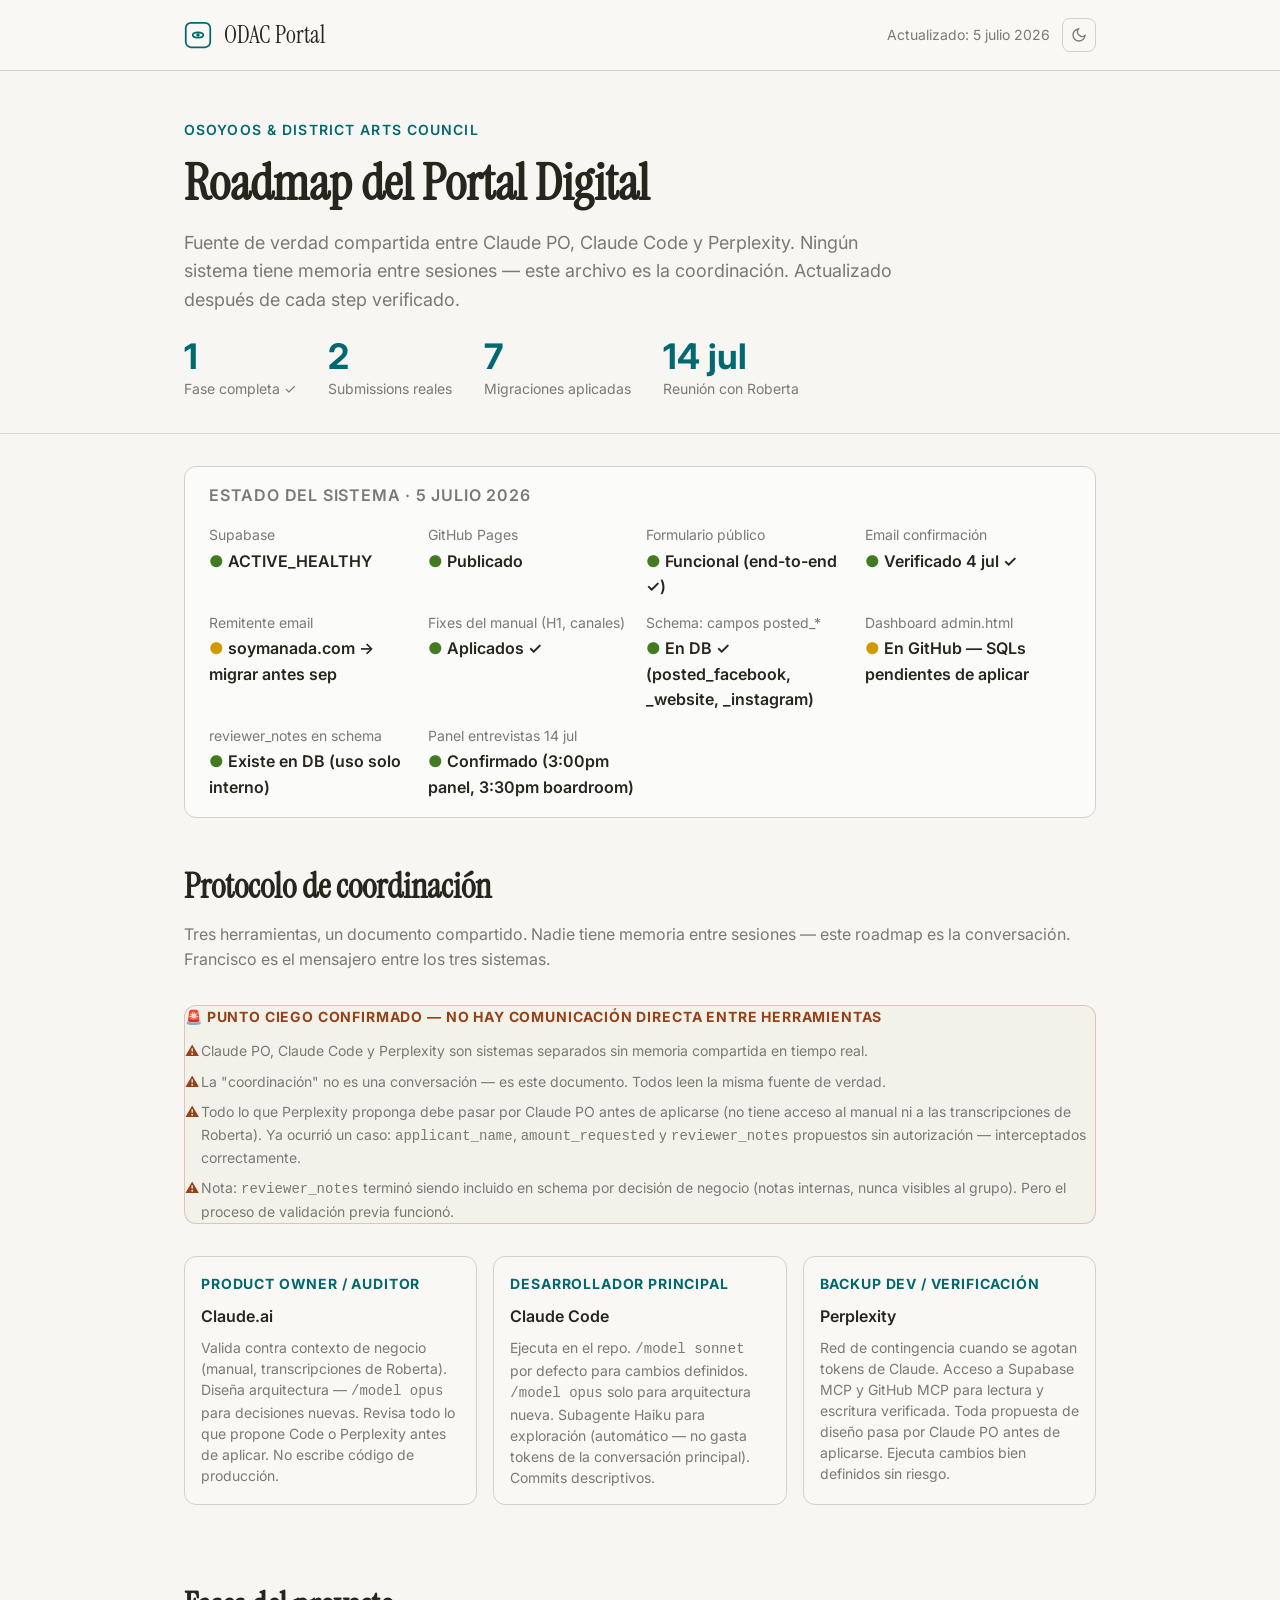
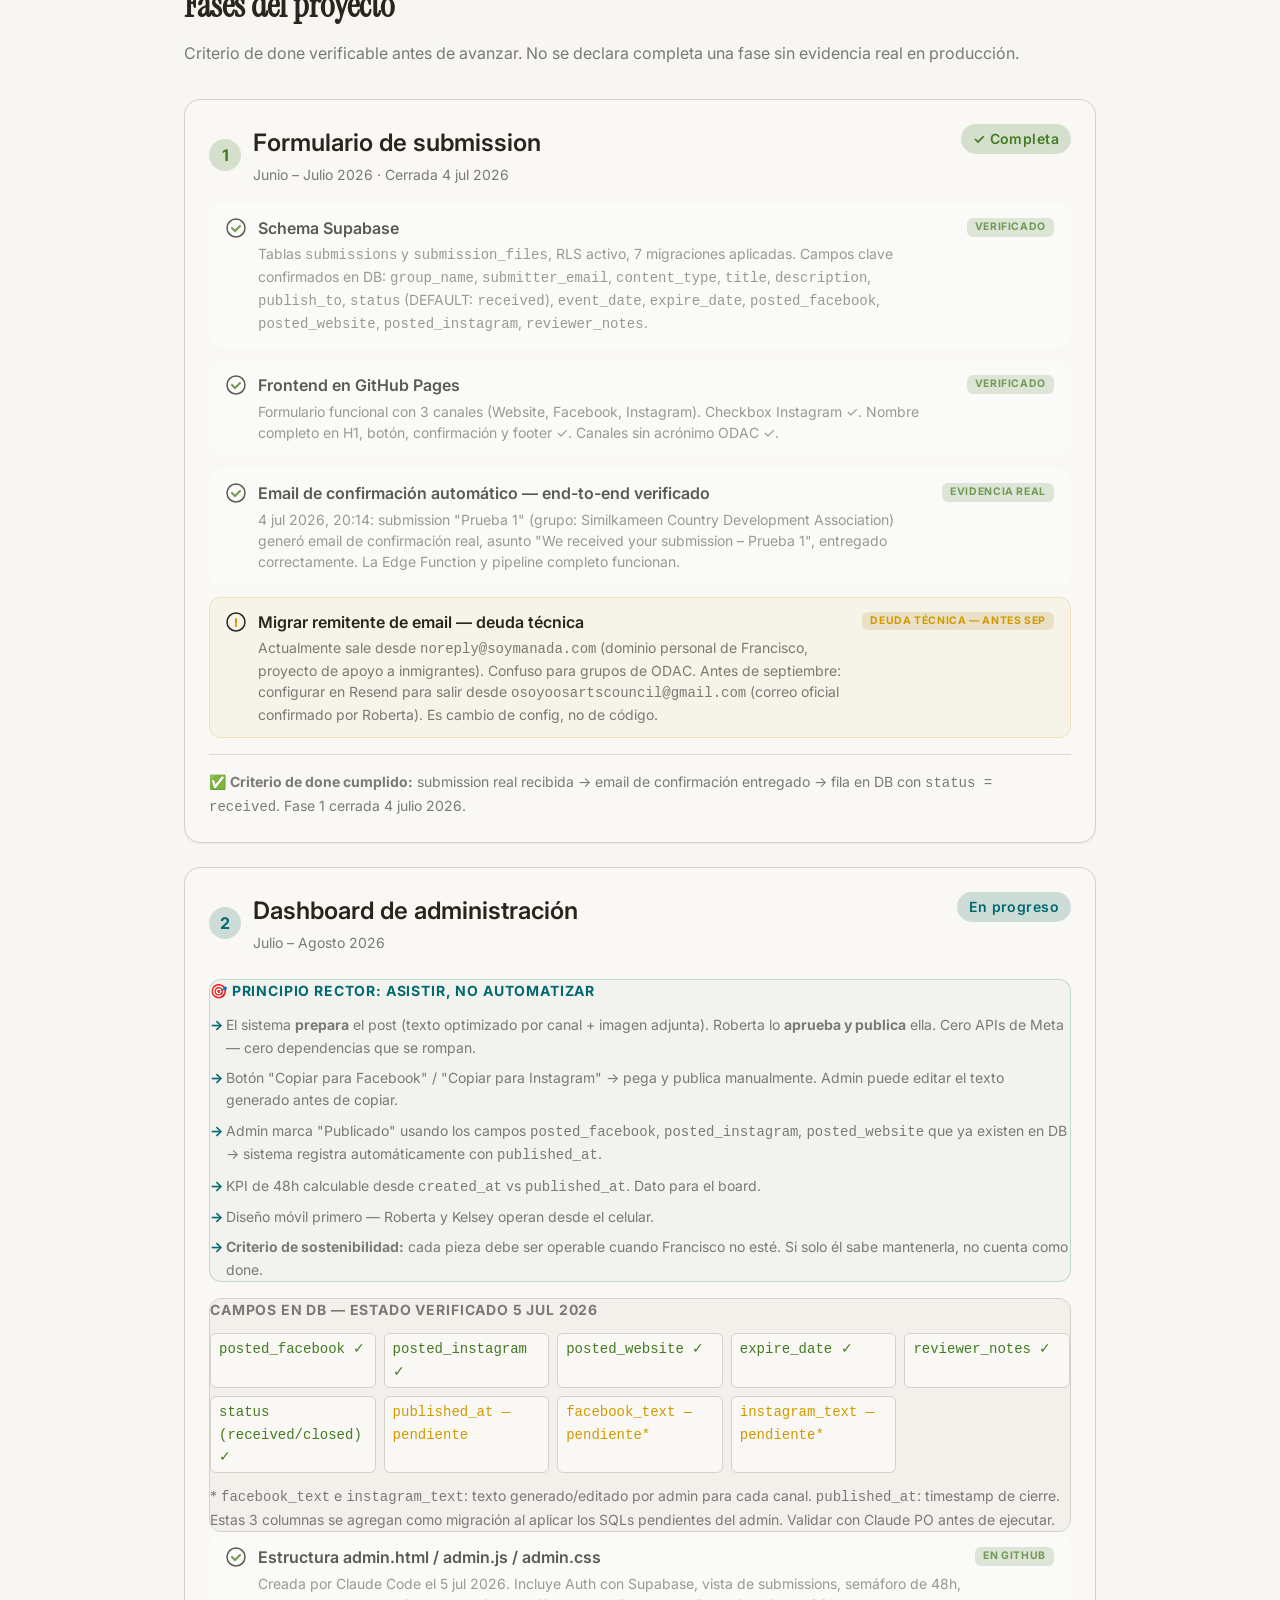
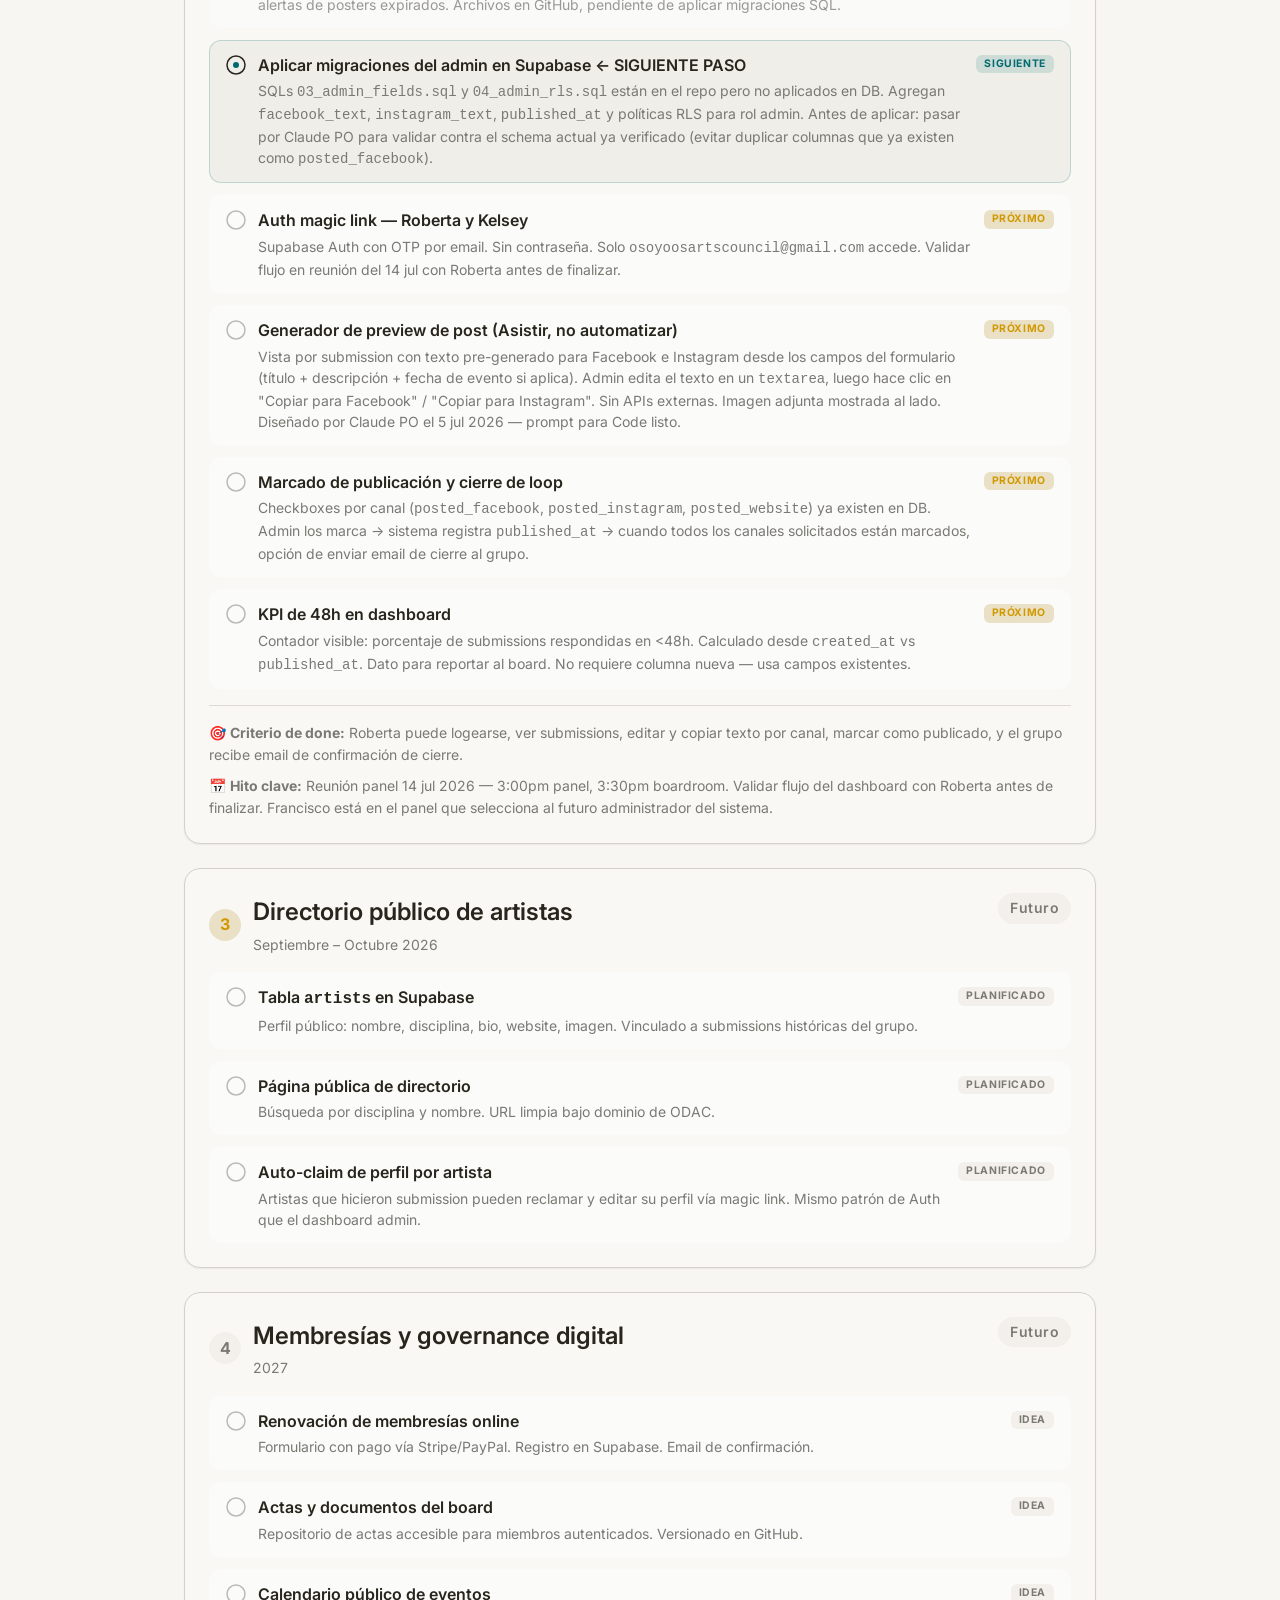
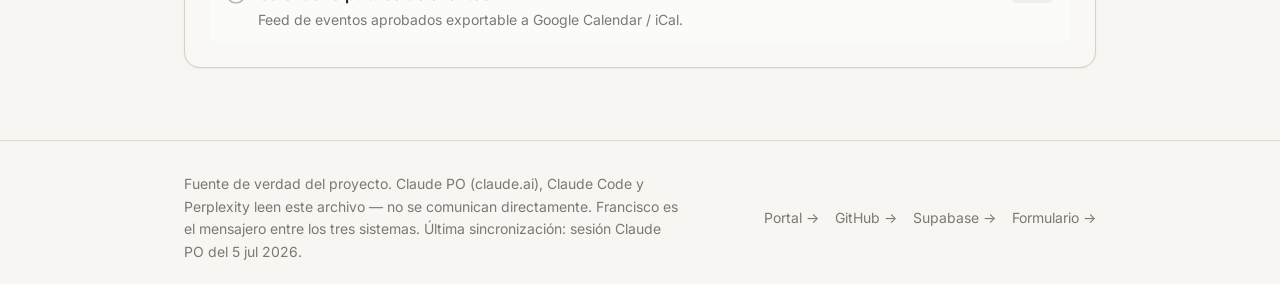
<file: docs/roadmap.html>
<!DOCTYPE html>
<html lang="es" data-theme="light">
<head>
  <meta charset="UTF-8">
  <meta name="viewport" content="width=device-width, initial-scale=1.0">
  <title>ODAC · Roadmap del Portal</title>
  <link rel="preconnect" href="https://fonts.googleapis.com">
  <link rel="preconnect" href="https://fonts.gstatic.com" crossorigin>
  <link href="https://fonts.googleapis.com/css2?family=Inter:wght@300..700&family=Instrument+Serif:ital@0;1&display=swap" rel="stylesheet">
  <style>
    :root, [data-theme="light"] {
      --color-bg: #f7f6f2; --color-surface: #f9f8f5; --color-surface-2: #fbfbf9;
      --color-surface-offset: #f3f0ec; --color-border: #d4d1ca; --color-divider: #dcd9d5;
      --color-text: #28251d; --color-text-muted: #7a7974; --color-text-faint: #bab9b4;
      --color-primary: #01696f; --color-primary-hover: #0c4e54; --color-primary-highlight: #cedcd8;
      --color-success: #437a22; --color-success-highlight: #d4dfcc;
      --color-warning: #964219; --color-warning-highlight: #ddcfc6;
      --color-error: #a12c7b; --color-error-highlight: #e0ced7;
      --color-gold: #d19900; --color-gold-highlight: #e9e0c6;
      --font-body: 'Inter', sans-serif; --font-display: 'Instrument Serif', Georgia, serif;
      --radius-sm: 0.375rem; --radius-md: 0.5rem; --radius-lg: 0.75rem; --radius-xl: 1rem;
      --shadow-sm: 0 1px 2px oklch(0.2 0.01 80 / 0.06); --shadow-md: 0 4px 12px oklch(0.2 0.01 80 / 0.08);
      --space-1:.25rem;--space-2:.5rem;--space-3:.75rem;--space-4:1rem;--space-6:1.5rem;
      --space-8:2rem;--space-10:2.5rem;--space-12:3rem;--space-16:4rem;
      --text-xs:clamp(.75rem,.7rem + .25vw,.875rem); --text-sm:clamp(.875rem,.8rem + .35vw,1rem);
      --text-base:clamp(1rem,.95rem + .25vw,1.125rem); --text-lg:clamp(1.125rem,1rem + .75vw,1.5rem);
      --text-xl:clamp(1.5rem,1.2rem + 1.25vw,2.25rem); --text-2xl:clamp(2rem,1.2rem + 2.5vw,3.5rem);
    }
    [data-theme="dark"] {
      --color-bg:#171614;--color-surface:#1c1b19;--color-surface-2:#201f1d;
      --color-surface-offset:#1d1c1a;--color-border:#393836;--color-divider:#262523;
      --color-text:#cdccca;--color-text-muted:#797876;--color-text-faint:#5a5957;
      --color-primary:#4f98a3;--color-primary-hover:#227f8b;--color-primary-highlight:#313b3b;
      --color-success:#6daa45;--color-success-highlight:#3a4435;
      --color-warning:#bb653b;--color-warning-highlight:#564942;
      --color-error:#d163a7;--color-error-highlight:#4c3d46;
      --color-gold:#e8af34;--color-gold-highlight:#4d4332;
      --shadow-sm:0 1px 2px oklch(0 0 0/.2);--shadow-md:0 4px 12px oklch(0 0 0/.3);
    }
    *,*::before,*::after{box-sizing:border-box;margin:0;padding:0}
    html{scroll-behavior:smooth;-webkit-font-smoothing:antialiased}
    body{font-family:var(--font-body);font-size:var(--text-base);background:var(--color-bg);color:var(--color-text);line-height:1.6;min-height:100dvh}
    a{color:var(--color-primary);text-decoration:none}
    a:hover{color:var(--color-primary-hover);text-decoration:underline}
    .container{max-width:960px;margin-inline:auto;padding-inline:var(--space-6)}
    header{background:var(--color-surface);border-bottom:1px solid var(--color-border);padding:var(--space-4) 0;position:sticky;top:0;z-index:10}
    .header-inner{display:flex;align-items:center;justify-content:space-between;gap:var(--space-4)}
    .logo{display:flex;align-items:center;gap:var(--space-3);font-family:var(--font-display);font-size:var(--text-lg);color:var(--color-text);text-decoration:none}
    .logo-svg{color:var(--color-primary)}
    .header-meta{display:flex;align-items:center;gap:var(--space-3)}
    .last-updated{font-size:var(--text-xs);color:var(--color-text-muted)}
    .theme-btn{background:none;border:1px solid var(--color-border);border-radius:var(--radius-md);padding:var(--space-2);color:var(--color-text-muted);cursor:pointer;display:flex;align-items:center;transition:all 180ms ease}
    .theme-btn:hover{color:var(--color-text);border-color:var(--color-text-muted)}
    .hero{padding:var(--space-12) 0 var(--space-8);border-bottom:1px solid var(--color-divider)}
    .hero-eyebrow{font-size:var(--text-xs);font-weight:600;letter-spacing:.08em;text-transform:uppercase;color:var(--color-primary);margin-bottom:var(--space-3)}
    .hero-title{font-family:var(--font-display);font-size:var(--text-2xl);line-height:1.15;color:var(--color-text);margin-bottom:var(--space-4)}
    .hero-description{font-size:var(--text-base);color:var(--color-text-muted);max-width:65ch;margin-bottom:var(--space-6)}
    .hero-stats{display:flex;gap:var(--space-8);flex-wrap:wrap}
    .stat{display:flex;flex-direction:column;gap:var(--space-1)}
    .stat-value{font-size:var(--text-xl);font-weight:700;color:var(--color-primary);line-height:1}
    .stat-label{font-size:var(--text-xs);color:var(--color-text-muted)}
    .phases{padding:var(--space-10) 0}
    .phases-header{margin-bottom:var(--space-8)}
    .section-title{font-family:var(--font-display);font-size:var(--text-xl);color:var(--color-text);margin-bottom:var(--space-2)}
    .section-subtitle{font-size:var(--text-sm);color:var(--color-text-muted)}
    .phase-card{background:var(--color-surface);border:1px solid var(--color-border);border-radius:var(--radius-xl);padding:var(--space-6);margin-bottom:var(--space-6);box-shadow:var(--shadow-sm)}
    .phase-card:last-child{margin-bottom:0}
    .phase-header{display:flex;align-items:flex-start;justify-content:space-between;gap:var(--space-4);margin-bottom:var(--space-4);flex-wrap:wrap}
    .phase-title-group{display:flex;align-items:center;gap:var(--space-3)}
    .phase-number{width:2rem;height:2rem;border-radius:9999px;display:flex;align-items:center;justify-content:center;font-size:var(--text-sm);font-weight:700;flex-shrink:0}
    .phase-name{font-size:var(--text-lg);font-weight:600;color:var(--color-text)}
    .phase-period{font-size:var(--text-xs);color:var(--color-text-muted);margin-top:2px}
    .badge{display:inline-flex;align-items:center;gap:var(--space-1);padding:var(--space-1) var(--space-3);border-radius:9999px;font-size:var(--text-xs);font-weight:600;letter-spacing:.03em;white-space:nowrap}
    .badge-done{background:var(--color-success-highlight);color:var(--color-success)}
    .badge-active{background:var(--color-primary-highlight);color:var(--color-primary)}
    .badge-next{background:var(--color-gold-highlight);color:var(--color-gold)}
    .badge-future{background:var(--color-surface-offset);color:var(--color-text-muted)}
    .phase-1 .phase-number{background:var(--color-success-highlight);color:var(--color-success)}
    .phase-2 .phase-number{background:var(--color-primary-highlight);color:var(--color-primary)}
    .phase-3 .phase-number{background:var(--color-gold-highlight);color:var(--color-gold)}
    .phase-4 .phase-number{background:var(--color-surface-offset);color:var(--color-text-muted)}
    .steps{list-style:none;display:flex;flex-direction:column;gap:var(--space-3)}
    .step{display:flex;align-items:flex-start;gap:var(--space-3);padding:var(--space-3) var(--space-4);border-radius:var(--radius-lg);background:var(--color-surface-2);border:1px solid transparent}
    .step.done{opacity:.75}
    .step.active{background:color-mix(in oklch,var(--color-primary) 6%,var(--color-surface));border-color:color-mix(in oklch,var(--color-primary) 20%,transparent)}
    .step.blocking{background:color-mix(in oklch,var(--color-warning) 6%,var(--color-surface));border-color:color-mix(in oklch,var(--color-warning) 20%,transparent)}
    .step.caution{background:color-mix(in oklch,var(--color-gold) 6%,var(--color-surface));border-color:color-mix(in oklch,var(--color-gold) 20%,transparent)}
    .step-icon{width:1.25rem;height:1.25rem;flex-shrink:0;margin-top:2px}
    .step-content{flex:1;min-width:0}
    .step-title{font-size:var(--text-sm);font-weight:600;color:var(--color-text);margin-bottom:2px}
    .step-desc{font-size:var(--text-xs);color:var(--color-text-muted);line-height:1.5}
    .step-tag{font-size:.65rem;font-weight:700;letter-spacing:.06em;text-transform:uppercase;padding:1px var(--space-2);border-radius:var(--radius-sm);white-space:nowrap;flex-shrink:0;margin-top:2px}
    .tag-done{background:var(--color-success-highlight);color:var(--color-success)}
    .tag-active{background:var(--color-primary-highlight);color:var(--color-primary)}
    .tag-blocking{background:var(--color-warning-highlight);color:var(--color-warning)}
    .tag-caution{background:var(--color-gold-highlight);color:var(--color-gold)}
    .tag-next{background:var(--color-gold-highlight);color:var(--color-gold)}
    .tag-pending{background:var(--color-surface-offset);color:var(--color-text-muted)}
    .phase-divider{border:none;border-top:1px solid var(--color-divider);margin:var(--space-4) 0}
    .insight-box{background:color-mix(in oklch,var(--color-primary) 5%,var(--color-surface-2));border:1px solid color-mix(in oklch,var(--color-primary) 20%,transparent);border-radius:var(--radius-lg);padding:var(--space-4) var(--space-5);margin-top:var(--space-6)}
    .insight-title{font-size:var(--text-xs);font-weight:700;letter-spacing:.06em;text-transform:uppercase;color:var(--color-primary);margin-bottom:var(--space-3)}
    .insight-list{list-style:none;display:flex;flex-direction:column;gap:var(--space-2)}
    .insight-list li{font-size:var(--text-xs);color:var(--color-text-muted);padding-left:var(--space-4);position:relative}
    .insight-list li::before{content:'→';position:absolute;left:0;color:var(--color-primary);font-weight:700}
    .schema-box{background:var(--color-surface-offset);border:1px solid var(--color-border);border-radius:var(--radius-lg);padding:var(--space-4) var(--space-5);margin-top:var(--space-4)}
    .schema-title{font-size:var(--text-xs);font-weight:700;letter-spacing:.06em;text-transform:uppercase;color:var(--color-text-muted);margin-bottom:var(--space-3)}
    .schema-grid{display:grid;grid-template-columns:repeat(auto-fill,minmax(160px,1fr));gap:var(--space-2)}
    .schema-field{font-size:var(--text-xs);color:var(--color-text-muted);font-family:monospace;background:var(--color-surface);padding:var(--space-1) var(--space-2);border-radius:var(--radius-sm);border:1px solid var(--color-border)}
    .schema-field.exists{color:var(--color-success)}
    .schema-field.pending{color:var(--color-gold)}
    .snapshot{background:var(--color-surface-2);border:1px solid var(--color-border);border-radius:var(--radius-lg);padding:var(--space-4) var(--space-6);margin-top:var(--space-8);margin-bottom:var(--space-10)}
    .snapshot-title{font-size:var(--text-sm);font-weight:600;color:var(--color-text-muted);letter-spacing:.05em;text-transform:uppercase;margin-bottom:var(--space-4)}
    .snapshot-grid{display:grid;grid-template-columns:repeat(auto-fill,minmax(200px,1fr));gap:var(--space-3)}
    .snapshot-item{display:flex;flex-direction:column;gap:2px}
    .snapshot-key{font-size:var(--text-xs);color:var(--color-text-muted)}
    .snapshot-val{font-size:var(--text-sm);font-weight:600;color:var(--color-text)}
    .dot-green::before{content:'● ';color:var(--color-success)}
    .dot-yellow::before{content:'● ';color:var(--color-gold)}
    .dot-gray::before{content:'● ';color:var(--color-text-faint)}
    .dot-red::before{content:'● ';color:var(--color-error)}
    .protocol-box{display:grid;grid-template-columns:repeat(auto-fill,minmax(220px,1fr));gap:var(--space-4);margin:var(--space-8) 0}
    .protocol-card{background:var(--color-surface);border:1px solid var(--color-border);border-radius:var(--radius-lg);padding:var(--space-4)}
    .protocol-role{font-size:var(--text-xs);font-weight:700;letter-spacing:.06em;text-transform:uppercase;color:var(--color-primary);margin-bottom:var(--space-2)}
    .protocol-tool{font-size:var(--text-sm);font-weight:600;color:var(--color-text);margin-bottom:var(--space-2)}
    .protocol-desc{font-size:var(--text-xs);color:var(--color-text-muted);line-height:1.5}
    .warning-box{background:color-mix(in oklch,var(--color-warning) 6%,var(--color-surface-2));border:1px solid color-mix(in oklch,var(--color-warning) 25%,transparent);border-radius:var(--radius-lg);padding:var(--space-4) var(--space-5);margin-top:var(--space-4)}
    .warning-title{font-size:var(--text-xs);font-weight:700;letter-spacing:.06em;text-transform:uppercase;color:var(--color-warning);margin-bottom:var(--space-3)}
    .warning-list{list-style:none;display:flex;flex-direction:column;gap:var(--space-2)}
    .warning-list li{font-size:var(--text-xs);color:var(--color-text-muted);padding-left:var(--space-4);position:relative}
    .warning-list li::before{content:'⚠';position:absolute;left:0;color:var(--color-warning)}
    footer{border-top:1px solid var(--color-divider);padding:var(--space-8) 0 var(--space-12);margin-top:var(--space-8)}
    .footer-inner{display:flex;align-items:center;justify-content:space-between;flex-wrap:wrap;gap:var(--space-4)}
    .footer-note{font-size:var(--text-xs);color:var(--color-text-muted);max-width:55ch}
    .footer-links{display:flex;gap:var(--space-4)}
    .footer-links a{font-size:var(--text-xs);color:var(--color-text-muted)}
    .footer-links a:hover{color:var(--color-primary)}
    @media(max-width:600px){.hero-stats{gap:var(--space-6)}.phase-header{flex-direction:column}.footer-inner{flex-direction:column}.protocol-box{grid-template-columns:1fr}.schema-grid{grid-template-columns:1fr 1fr}}
  </style>
</head>
<body>

<header>
  <div class="container">
    <div class="header-inner">
      <a href="../index.html" class="logo">
        <svg class="logo-svg" width="28" height="28" viewBox="0 0 32 32" fill="none" aria-label="ODAC logo">
          <rect x="2" y="2" width="28" height="28" rx="6" stroke="currentColor" stroke-width="2"/>
          <path d="M10 16 C10 12, 22 12, 22 16 C22 20, 10 20, 10 16Z" stroke="currentColor" stroke-width="2" fill="none"/>
          <circle cx="16" cy="16" r="2" fill="currentColor"/>
        </svg>
        <span>ODAC Portal</span>
      </a>
      <div class="header-meta">
        <span class="last-updated">Actualizado: 5 julio 2026</span>
        <button class="theme-btn" data-theme-toggle aria-label="Cambiar tema">
          <svg width="16" height="16" viewBox="0 0 24 24" fill="none" stroke="currentColor" stroke-width="2"><path d="M21 12.79A9 9 0 1 1 11.21 3 7 7 0 0 0 21 12.79z"/></svg>
        </button>
      </div>
    </div>
  </div>
</header>

<main>
<div class="hero">
  <div class="container">
    <p class="hero-eyebrow">Osoyoos &amp; District Arts Council</p>
    <h1 class="hero-title">Roadmap del Portal Digital</h1>
    <p class="hero-description">
      Fuente de verdad compartida entre Claude PO, Claude Code y Perplexity. Ningún sistema tiene memoria entre sesiones — este archivo es la coordinación. Actualizado después de cada step verificado.
    </p>
    <div class="hero-stats">
      <div class="stat"><span class="stat-value">1</span><span class="stat-label">Fase completa ✓</span></div>
      <div class="stat"><span class="stat-value">2</span><span class="stat-label">Submissions reales</span></div>
      <div class="stat"><span class="stat-value">7</span><span class="stat-label">Migraciones aplicadas</span></div>
      <div class="stat"><span class="stat-value">14 jul</span><span class="stat-label">Reunión con Roberta</span></div>
    </div>
  </div>
</div>

<div class="container">

  <!-- SNAPSHOT -->
  <div class="snapshot">
    <p class="snapshot-title">Estado del sistema · 5 julio 2026</p>
    <div class="snapshot-grid">
      <div class="snapshot-item"><span class="snapshot-key">Supabase</span><span class="snapshot-val dot-green">ACTIVE_HEALTHY</span></div>
      <div class="snapshot-item"><span class="snapshot-key">GitHub Pages</span><span class="snapshot-val dot-green">Publicado</span></div>
      <div class="snapshot-item"><span class="snapshot-key">Formulario público</span><span class="snapshot-val dot-green">Funcional (end-to-end ✓)</span></div>
      <div class="snapshot-item"><span class="snapshot-key">Email confirmación</span><span class="snapshot-val dot-green">Verificado 4 jul ✓</span></div>
      <div class="snapshot-item"><span class="snapshot-key">Remitente email</span><span class="snapshot-val dot-yellow">soymanada.com → migrar antes sep</span></div>
      <div class="snapshot-item"><span class="snapshot-key">Fixes del manual (H1, canales)</span><span class="snapshot-val dot-green">Aplicados ✓</span></div>
      <div class="snapshot-item"><span class="snapshot-key">Schema: campos posted_*</span><span class="snapshot-val dot-green">En DB ✓ (posted_facebook, _website, _instagram)</span></div>
      <div class="snapshot-item"><span class="snapshot-key">Dashboard admin.html</span><span class="snapshot-val dot-yellow">En GitHub — SQLs pendientes de aplicar</span></div>
      <div class="snapshot-item"><span class="snapshot-key">reviewer_notes en schema</span><span class="snapshot-val dot-green">Existe en DB (uso solo interno)</span></div>
      <div class="snapshot-item"><span class="snapshot-key">Panel entrevistas 14 jul</span><span class="snapshot-val dot-green">Confirmado (3:00pm panel, 3:30pm boardroom)</span></div>
    </div>
  </div>

  <!-- PROTOCOLO -->
  <div class="phases-header">
    <h2 class="section-title">Protocolo de coordinación</h2>
    <p class="section-subtitle">Tres herramientas, un documento compartido. Nadie tiene memoria entre sesiones — este roadmap es la conversación. Francisco es el mensajero entre los tres sistemas.</p>
  </div>

  <div class="warning-box">
    <p class="warning-title">&#x1F6A8; Punto ciego confirmado — No hay comunicación directa entre herramientas</p>
    <ul class="warning-list">
      <li>Claude PO, Claude Code y Perplexity son sistemas separados sin memoria compartida en tiempo real.</li>
      <li>La "coordinación" no es una conversación — es este documento. Todos leen la misma fuente de verdad.</li>
      <li>Todo lo que Perplexity proponga debe pasar por Claude PO antes de aplicarse (no tiene acceso al manual ni a las transcripciones de Roberta). Ya ocurrió un caso: <code>applicant_name</code>, <code>amount_requested</code> y <code>reviewer_notes</code> propuestos sin autorización — interceptados correctamente.</li>
      <li>Nota: <code>reviewer_notes</code> terminó siendo incluido en schema por decisión de negocio (notas internas, nunca visibles al grupo). Pero el proceso de validación previa funcionó.</li>
    </ul>
  </div>

  <div class="protocol-box">
    <div class="protocol-card">
      <div class="protocol-role">Product Owner / Auditor</div>
      <div class="protocol-tool">Claude.ai</div>
      <div class="protocol-desc">Valida contra contexto de negocio (manual, transcripciones de Roberta). Diseña arquitectura — <code>/model opus</code> para decisiones nuevas. Revisa todo lo que propone Code o Perplexity antes de aplicar. No escribe código de producción.</div>
    </div>
    <div class="protocol-card">
      <div class="protocol-role">Desarrollador principal</div>
      <div class="protocol-tool">Claude Code</div>
      <div class="protocol-desc">Ejecuta en el repo. <code>/model sonnet</code> por defecto para cambios definidos. <code>/model opus</code> solo para arquitectura nueva. Subagente Haiku para exploración (automático — no gasta tokens de la conversación principal). Commits descriptivos.</div>
    </div>
    <div class="protocol-card">
      <div class="protocol-role">Backup dev / Verificación</div>
      <div class="protocol-tool">Perplexity</div>
      <div class="protocol-desc">Red de contingencia cuando se agotan tokens de Claude. Acceso a Supabase MCP y GitHub MCP para lectura y escritura verificada. Toda propuesta de diseño pasa por Claude PO antes de aplicarse. Ejecuta cambios bien definidos sin riesgo.</div>
    </div>
  </div>

  <!-- PHASES -->
  <div class="phases">
    <div class="phases-header">
      <h2 class="section-title">Fases del proyecto</h2>
      <p class="section-subtitle">Criterio de done verificable antes de avanzar. No se declara completa una fase sin evidencia real en producción.</p>
    </div>

    <!-- PHASE 1 -->
    <div class="phase-card phase-1">
      <div class="phase-header">
        <div class="phase-title-group">
          <div class="phase-number">1</div>
          <div>
            <div class="phase-name">Formulario de submission</div>
            <div class="phase-period">Junio – Julio 2026 · Cerrada 4 jul 2026</div>
          </div>
        </div>
        <span class="badge badge-done">✓ Completa</span>
      </div>
      <ul class="steps">
        <li class="step done">
          <svg class="step-icon" viewBox="0 0 20 20" fill="none"><circle cx="10" cy="10" r="9" stroke="currentColor" stroke-width="1.5"/><path d="M6 10l3 3 5-5" stroke="var(--color-success)" stroke-width="2" stroke-linecap="round"/></svg>
          <div class="step-content">
            <div class="step-title">Schema Supabase</div>
            <div class="step-desc">Tablas <code>submissions</code> y <code>submission_files</code>, RLS activo, 7 migraciones aplicadas. Campos clave confirmados en DB: <code>group_name</code>, <code>submitter_email</code>, <code>content_type</code>, <code>title</code>, <code>description</code>, <code>publish_to</code>, <code>status</code> (DEFAULT: <code>received</code>), <code>event_date</code>, <code>expire_date</code>, <code>posted_facebook</code>, <code>posted_website</code>, <code>posted_instagram</code>, <code>reviewer_notes</code>.</div>
          </div>
          <span class="step-tag tag-done">Verificado</span>
        </li>
        <li class="step done">
          <svg class="step-icon" viewBox="0 0 20 20" fill="none"><circle cx="10" cy="10" r="9" stroke="currentColor" stroke-width="1.5"/><path d="M6 10l3 3 5-5" stroke="var(--color-success)" stroke-width="2" stroke-linecap="round"/></svg>
          <div class="step-content">
            <div class="step-title">Frontend en GitHub Pages</div>
            <div class="step-desc">Formulario funcional con 3 canales (Website, Facebook, Instagram). Checkbox Instagram ✓. Nombre completo en H1, botón, confirmación y footer ✓. Canales sin acrónimo ODAC ✓.</div>
          </div>
          <span class="step-tag tag-done">Verificado</span>
        </li>
        <li class="step done">
          <svg class="step-icon" viewBox="0 0 20 20" fill="none"><circle cx="10" cy="10" r="9" stroke="currentColor" stroke-width="1.5"/><path d="M6 10l3 3 5-5" stroke="var(--color-success)" stroke-width="2" stroke-linecap="round"/></svg>
          <div class="step-content">
            <div class="step-title">Email de confirmación automático — end-to-end verificado</div>
            <div class="step-desc">4 jul 2026, 20:14: submission "Prueba 1" (grupo: Similkameen Country Development Association) generó email de confirmación real, asunto "We received your submission – Prueba 1", entregado correctamente. La Edge Function y pipeline completo funcionan.</div>
          </div>
          <span class="step-tag tag-done">Evidencia real</span>
        </li>
        <li class="step caution">
          <svg class="step-icon" viewBox="0 0 20 20" fill="none"><circle cx="10" cy="10" r="9" stroke="currentColor" stroke-width="1.5"/><path d="M10 7v4M10 13v1" stroke="var(--color-gold)" stroke-width="2" stroke-linecap="round"/></svg>
          <div class="step-content">
            <div class="step-title">Migrar remitente de email — deuda técnica</div>
            <div class="step-desc">Actualmente sale desde <code>noreply@soymanada.com</code> (dominio personal de Francisco, proyecto de apoyo a inmigrantes). Confuso para grupos de ODAC. Antes de septiembre: configurar en Resend para salir desde <code>osoyoosartscouncil@gmail.com</code> (correo oficial confirmado por Roberta). Es cambio de config, no de código.</div>
          </div>
          <span class="step-tag tag-caution">Deuda técnica — antes sep</span>
        </li>
      </ul>
      <hr class="phase-divider">
      <p style="font-size:var(--text-xs);color:var(--color-text-muted);">&#x2705; <strong>Criterio de done cumplido:</strong> submission real recibida → email de confirmación entregado → fila en DB con <code>status = received</code>. Fase 1 cerrada 4 julio 2026.</p>
    </div>

    <!-- PHASE 2 -->
    <div class="phase-card phase-2">
      <div class="phase-header">
        <div class="phase-title-group">
          <div class="phase-number">2</div>
          <div>
            <div class="phase-name">Dashboard de administración</div>
            <div class="phase-period">Julio – Agosto 2026</div>
          </div>
        </div>
        <span class="badge badge-active">En progreso</span>
      </div>

      <div class="insight-box" style="margin-bottom:var(--space-5)">
        <p class="insight-title">&#x1F3AF; Principio rector: Asistir, no automatizar</p>
        <ul class="insight-list">
          <li>El sistema <strong>prepara</strong> el post (texto optimizado por canal + imagen adjunta). Roberta lo <strong>aprueba y publica</strong> ella. Cero APIs de Meta — cero dependencias que se rompan.</li>
          <li>Botón "Copiar para Facebook" / "Copiar para Instagram" → pega y publica manualmente. Admin puede editar el texto generado antes de copiar.</li>
          <li>Admin marca "Publicado" usando los campos <code>posted_facebook</code>, <code>posted_instagram</code>, <code>posted_website</code> que ya existen en DB → sistema registra automáticamente con <code>published_at</code>.</li>
          <li>KPI de 48h calculable desde <code>created_at</code> vs <code>published_at</code>. Dato para el board.</li>
          <li>Diseño móvil primero — Roberta y Kelsey operan desde el celular.</li>
          <li><strong>Criterio de sostenibilidad:</strong> cada pieza debe ser operable cuando Francisco no esté. Si solo él sabe mantenerla, no cuenta como done.</li>
        </ul>
      </div>

      <div class="schema-box">
        <p class="schema-title">Campos en DB — estado verificado 5 jul 2026</p>
        <div class="schema-grid">
          <span class="schema-field exists">posted_facebook ✓</span>
          <span class="schema-field exists">posted_instagram ✓</span>
          <span class="schema-field exists">posted_website ✓</span>
          <span class="schema-field exists">expire_date ✓</span>
          <span class="schema-field exists">reviewer_notes ✓</span>
          <span class="schema-field exists">status (received/closed) ✓</span>
          <span class="schema-field pending">published_at — pendiente</span>
          <span class="schema-field pending">facebook_text — pendiente*</span>
          <span class="schema-field pending">instagram_text — pendiente*</span>
        </div>
        <p style="font-size:var(--text-xs);color:var(--color-text-muted);margin-top:var(--space-3);">* <code>facebook_text</code> e <code>instagram_text</code>: texto generado/editado por admin para cada canal. <code>published_at</code>: timestamp de cierre. Estas 3 columnas se agregan como migración al aplicar los SQLs pendientes del admin. Validar con Claude PO antes de ejecutar.</p>
      </div>

      <ul class="steps" style="margin-top:var(--space-5)">
        <li class="step done">
          <svg class="step-icon" viewBox="0 0 20 20" fill="none"><circle cx="10" cy="10" r="9" stroke="currentColor" stroke-width="1.5"/><path d="M6 10l3 3 5-5" stroke="var(--color-success)" stroke-width="2" stroke-linecap="round"/></svg>
          <div class="step-content">
            <div class="step-title">Estructura admin.html / admin.js / admin.css</div>
            <div class="step-desc">Creada por Claude Code el 5 jul 2026. Incluye Auth con Supabase, vista de submissions, semáforo de 48h, alertas de posters expirados. Archivos en GitHub, pendiente de aplicar migraciones SQL.</div>
          </div>
          <span class="step-tag tag-done">En GitHub</span>
        </li>
        <li class="step active">
          <svg class="step-icon" viewBox="0 0 20 20" fill="none"><circle cx="10" cy="10" r="9" stroke="currentColor" stroke-width="1.5"/><circle cx="10" cy="10" r="3" fill="var(--color-primary)"/></svg>
          <div class="step-content">
            <div class="step-title">Aplicar migraciones del admin en Supabase ← SIGUIENTE PASO</div>
            <div class="step-desc">SQLs <code>03_admin_fields.sql</code> y <code>04_admin_rls.sql</code> están en el repo pero no aplicados en DB. Agregan <code>facebook_text</code>, <code>instagram_text</code>, <code>published_at</code> y políticas RLS para rol admin. Antes de aplicar: pasar por Claude PO para validar contra el schema actual ya verificado (evitar duplicar columnas que ya existen como <code>posted_facebook</code>).</div>
          </div>
          <span class="step-tag tag-active">Siguiente</span>
        </li>
        <li class="step">
          <svg class="step-icon" viewBox="0 0 20 20" fill="none"><circle cx="10" cy="10" r="9" stroke="var(--color-text-faint)" stroke-width="1.5"/></svg>
          <div class="step-content">
            <div class="step-title">Auth magic link — Roberta y Kelsey</div>
            <div class="step-desc">Supabase Auth con OTP por email. Sin contraseña. Solo <code>osoyoosartscouncil@gmail.com</code> accede. Validar flujo en reunión del 14 jul con Roberta antes de finalizar.</div>
          </div>
          <span class="step-tag tag-next">Próximo</span>
        </li>
        <li class="step">
          <svg class="step-icon" viewBox="0 0 20 20" fill="none"><circle cx="10" cy="10" r="9" stroke="var(--color-text-faint)" stroke-width="1.5"/></svg>
          <div class="step-content">
            <div class="step-title">Generador de preview de post (Asistir, no automatizar)</div>
            <div class="step-desc">Vista por submission con texto pre-generado para Facebook e Instagram desde los campos del formulario (título + descripción + fecha de evento si aplica). Admin edita el texto en un <code>textarea</code>, luego hace clic en "Copiar para Facebook" / "Copiar para Instagram". Sin APIs externas. Imagen adjunta mostrada al lado. Diseñado por Claude PO el 5 jul 2026 — prompt para Code listo.</div>
          </div>
          <span class="step-tag tag-next">Próximo</span>
        </li>
        <li class="step">
          <svg class="step-icon" viewBox="0 0 20 20" fill="none"><circle cx="10" cy="10" r="9" stroke="var(--color-text-faint)" stroke-width="1.5"/></svg>
          <div class="step-content">
            <div class="step-title">Marcado de publicación y cierre de loop</div>
            <div class="step-desc">Checkboxes por canal (<code>posted_facebook</code>, <code>posted_instagram</code>, <code>posted_website</code>) ya existen en DB. Admin los marca → sistema registra <code>published_at</code> → cuando todos los canales solicitados están marcados, opción de enviar email de cierre al grupo.</div>
          </div>
          <span class="step-tag tag-next">Próximo</span>
        </li>
        <li class="step">
          <svg class="step-icon" viewBox="0 0 20 20" fill="none"><circle cx="10" cy="10" r="9" stroke="var(--color-text-faint)" stroke-width="1.5"/></svg>
          <div class="step-content">
            <div class="step-title">KPI de 48h en dashboard</div>
            <div class="step-desc">Contador visible: porcentaje de submissions respondidas en &lt;48h. Calculado desde <code>created_at</code> vs <code>published_at</code>. Dato para reportar al board. No requiere columna nueva — usa campos existentes.</div>
          </div>
          <span class="step-tag tag-next">Próximo</span>
        </li>
      </ul>
      <hr class="phase-divider">
      <p style="font-size:var(--text-xs);color:var(--color-text-muted);">&#x1F3AF; <strong>Criterio de done:</strong> Roberta puede logearse, ver submissions, editar y copiar texto por canal, marcar como publicado, y el grupo recibe email de confirmación de cierre.</p>
      <p style="font-size:var(--text-xs);color:var(--color-text-muted);margin-top:var(--space-2);">&#x1F4C5; <strong>Hito clave:</strong> Reunión panel 14 jul 2026 — 3:00pm panel, 3:30pm boardroom. Validar flujo del dashboard con Roberta antes de finalizar. Francisco está en el panel que selecciona al futuro administrador del sistema.</p>
    </div>

    <!-- PHASE 3 -->
    <div class="phase-card phase-3">
      <div class="phase-header">
        <div class="phase-title-group">
          <div class="phase-number">3</div>
          <div>
            <div class="phase-name">Directorio público de artistas</div>
            <div class="phase-period">Septiembre – Octubre 2026</div>
          </div>
        </div>
        <span class="badge badge-future">Futuro</span>
      </div>
      <ul class="steps">
        <li class="step"><svg class="step-icon" viewBox="0 0 20 20" fill="none"><circle cx="10" cy="10" r="9" stroke="var(--color-text-faint)" stroke-width="1.5"/></svg><div class="step-content"><div class="step-title">Tabla <code>artists</code> en Supabase</div><div class="step-desc">Perfil público: nombre, disciplina, bio, website, imagen. Vinculado a submissions históricas del grupo.</div></div><span class="step-tag tag-pending">Planificado</span></li>
        <li class="step"><svg class="step-icon" viewBox="0 0 20 20" fill="none"><circle cx="10" cy="10" r="9" stroke="var(--color-text-faint)" stroke-width="1.5"/></svg><div class="step-content"><div class="step-title">Página pública de directorio</div><div class="step-desc">Búsqueda por disciplina y nombre. URL limpia bajo dominio de ODAC.</div></div><span class="step-tag tag-pending">Planificado</span></li>
        <li class="step"><svg class="step-icon" viewBox="0 0 20 20" fill="none"><circle cx="10" cy="10" r="9" stroke="var(--color-text-faint)" stroke-width="1.5"/></svg><div class="step-content"><div class="step-title">Auto-claim de perfil por artista</div><div class="step-desc">Artistas que hicieron submission pueden reclamar y editar su perfil vía magic link. Mismo patrón de Auth que el dashboard admin.</div></div><span class="step-tag tag-pending">Planificado</span></li>
      </ul>
    </div>

    <!-- PHASE 4 -->
    <div class="phase-card phase-4">
      <div class="phase-header">
        <div class="phase-title-group">
          <div class="phase-number">4</div>
          <div>
            <div class="phase-name">Membresías y governance digital</div>
            <div class="phase-period">2027</div>
          </div>
        </div>
        <span class="badge badge-future">Futuro</span>
      </div>
      <ul class="steps">
        <li class="step"><svg class="step-icon" viewBox="0 0 20 20" fill="none"><circle cx="10" cy="10" r="9" stroke="var(--color-text-faint)" stroke-width="1.5"/></svg><div class="step-content"><div class="step-title">Renovación de membresías online</div><div class="step-desc">Formulario con pago vía Stripe/PayPal. Registro en Supabase. Email de confirmación.</div></div><span class="step-tag tag-pending">Idea</span></li>
        <li class="step"><svg class="step-icon" viewBox="0 0 20 20" fill="none"><circle cx="10" cy="10" r="9" stroke="var(--color-text-faint)" stroke-width="1.5"/></svg><div class="step-content"><div class="step-title">Actas y documentos del board</div><div class="step-desc">Repositorio de actas accesible para miembros autenticados. Versionado en GitHub.</div></div><span class="step-tag tag-pending">Idea</span></li>
        <li class="step"><svg class="step-icon" viewBox="0 0 20 20" fill="none"><circle cx="10" cy="10" r="9" stroke="var(--color-text-faint)" stroke-width="1.5"/></svg><div class="step-content"><div class="step-title">Calendario público de eventos</div><div class="step-desc">Feed de eventos aprobados exportable a Google Calendar / iCal.</div></div><span class="step-tag tag-pending">Idea</span></li>
      </ul>
    </div>

  </div>
</div>
</main>

<footer>
  <div class="container">
    <div class="footer-inner">
      <p class="footer-note">Fuente de verdad del proyecto. Claude PO (claude.ai), Claude Code y Perplexity leen este archivo — no se comunican directamente. Francisco es el mensajero entre los tres sistemas. Última sincronización: sesión Claude PO del 5 jul 2026.</p>
      <div class="footer-links">
        <a href="../index.html" target="_blank" rel="noopener">Portal →</a>
        <a href="https://github.com/adminodac/internal-portal" target="_blank" rel="noopener">GitHub →</a>
        <a href="https://supabase.com/dashboard/project/kadypvojaettjhvubnrs" target="_blank" rel="noopener">Supabase →</a>
        <a href="https://adminodac.github.io/internal-portal/form/" target="_blank" rel="noopener">Formulario →</a>
      </div>
    </div>
  </div>
</footer>

<script>
(function(){
  const t=document.querySelector('[data-theme-toggle]'),r=document.documentElement;
  let d=matchMedia('(prefers-color-scheme:dark)').matches?'dark':'light';
  r.setAttribute('data-theme',d);
  if(t){t.innerHTML=d==='dark'?'<svg width="16" height="16" viewBox="0 0 24 24" fill="none" stroke="currentColor" stroke-width="2"><circle cx="12" cy="12" r="5"/><path d="M12 1v2M12 21v2M4.22 4.22l1.42 1.42M18.36 18.36l1.42 1.42M1 12h2M21 12h2M4.22 19.78l1.42-1.42M18.36 5.64l1.42-1.42"/></svg>':'<svg width="16" height="16" viewBox="0 0 24 24" fill="none" stroke="currentColor" stroke-width="2"><path d="M21 12.79A9 9 0 1 1 11.21 3 7 7 0 0 0 21 12.79z"/></svg>';
  t.addEventListener('click',()=>{d=d==='dark'?'light':'dark';r.setAttribute('data-theme',d);t.innerHTML=d==='dark'?'<svg width="16" height="16" viewBox="0 0 24 24" fill="none" stroke="currentColor" stroke-width="2"><circle cx="12" cy="12" r="5"/><path d="M12 1v2M12 21v2M4.22 4.22l1.42 1.42M18.36 18.36l1.42 1.42M1 12h2M21 12h2M4.22 19.78l1.42-1.42M18.36 5.64l1.42-1.42"/></svg>':'<svg width="16" height="16" viewBox="0 0 24 24" fill="none" stroke="currentColor" stroke-width="2"><path d="M21 12.79A9 9 0 1 1 11.21 3 7 7 0 0 0 21 12.79z"/></svg>';});}
})();
</script>
</body>
</html>
</file>
